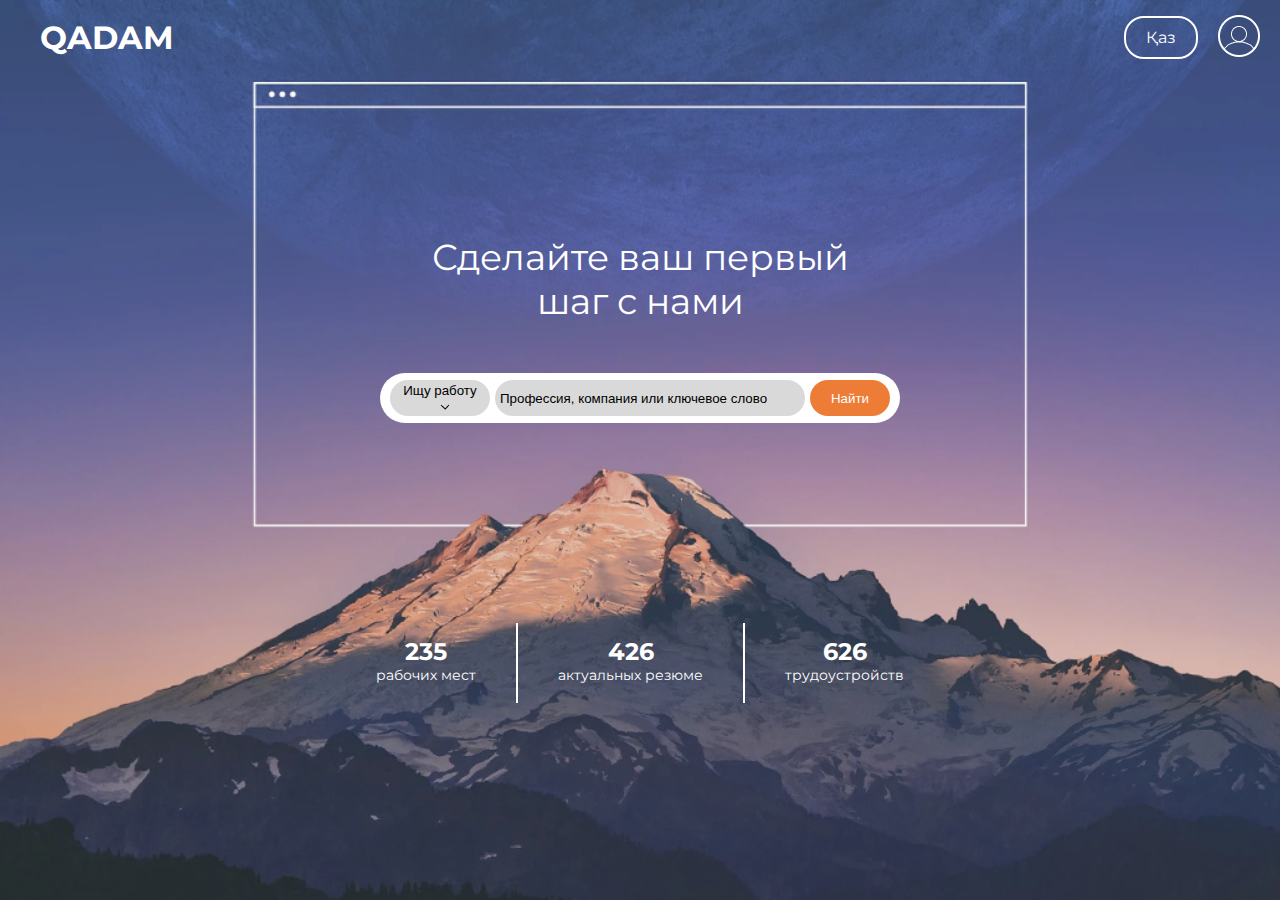
<file: hack/front/index.html>
<!DOCTYPE html>
<html lang="en">
<head>
    <meta charset="UTF-8">
    <meta name="viewport" content="width=device-width, initial-scale=1.0">
    <link rel="stylesheet" href="styles.css">
    <link rel="preconnect" href="https://fonts.googleapis.com">
<link rel="preconnect" href="https://fonts.gstatic.com" crossorigin>
<link href="https://fonts.googleapis.com/css2?family=Montserrat:ital,wght@0,100..900;1,100..900&display=swap" rel="stylesheet">
    <title>Qadam</title>
</head>
<body>
    <div class="header">
        <div class="top">
            <h1>QADAM</h1>
            <div class="right">
                <p>Қаз</p>
                <a href="../templates/base.html"><img src="images/profile.png" alt=""></a>
            </div>
        </div>
        <p class="phrase">Сделайте ваш первый<br> шаг с нами</p>
        <div class="white">
            <button class="find_job">Ищу работу<img src="images/arrow.png" alt=""></button>
            <input type="text" placeholder="Профессия, компания или ключевое слово">
            <button class="find">Найти</button>
        </div>
        <div class="header_bottom">
            <p><b>235</b><br>рабочих мест</p>
            <span></span>
            <p><b>426</b><br>актуальных резюме</p>
            <span></span>
            <p><b>626</b><br>трудоустройств</p>
        </div>
    </div>
</body>
</html>
</file>
<file: hack/front/styles.css>
body {
    margin: 0 auto;
    width: 100%;
    height: 100%;
    padding: 0;
    display: flex;
    font-family: "Montserrat", sans-serif;
}
.header {
    margin: 0;
    height: 100vh;
    background-image: url(images/header-bg.png);
    background-repeat: no-repeat;
    background-size: cover;
    background-position: center;
    width: 100%;
    
}
.top {
    display: flex;
    justify-content: space-between;
    align-items: center;
    height: 35px;
}
.top h1 {
    padding: 40px 0 0 40px;
    font-size: 32px;
    color: white;
    font-weight: bold;
    text-transform: uppercase;
    font-family: "Montserrat", sans-serif;
    margin: 0;

}
.right {
    display: flex;
    height: 42px;
    align-items: center;
    padding-top: 40px;
}

.right img {
    padding: 0 20px 0 0;
}

.right p {
    color: white;
    text-decoration: none;
    padding:10px 20px;
    font-family: ;
    border: 2px solid white;
    border-radius: 20px;
    margin-right: 20px;
}

.right p:hover {
    background-color: white;
    color: #464DE8;
    font-weight: bold;
    transition: 0.5s;
}
.phrase {
    margin: 200px auto 0;
    color: white;
    font-size: 36px;
    text-align: center;
    margin-bottom: 50px;
}

.white {
    background: white;
    border-radius: 30px;
    width: 520px;
    height: 50px;
    margin: 10px auto;
    display: flex;
    align-items: center;
}
.find_job {
    width: 100px;
    height: 36px;
    border: none;
    border-radius: 20px;
    margin-left: 10px;
    background-color: #D9D9D9;
}
.find_job img {
    margin-left: 10px;
}
.white input {
    width: 300px;
    height: 36px;
    border-radius: 20px;
    border: none;
    background-color: #D9D9D9;
    margin-left: 5px;
    padding: 0 5px;
}
.white input::placeholder{
    color: black;
}
.find {
    width: 80px;
    height: 36px;
    background-color: #EC7C36;
    border: none;
    border-radius: 20px;
    color: white;
    margin-left: 5px;
}
.header_bottom {
    display: flex;
    justify-content: center;
    margin-top: 200px;
}
.header_bottom p {
    color: white;
    text-align: center;
    font-size: 14px;
}
.header_bottom b {
    font-size: 24px;
}
.header_bottom span {
    width: 2px;
    height: 80px;
    background-color: white;
    margin: 0 40px;
}
</file>
